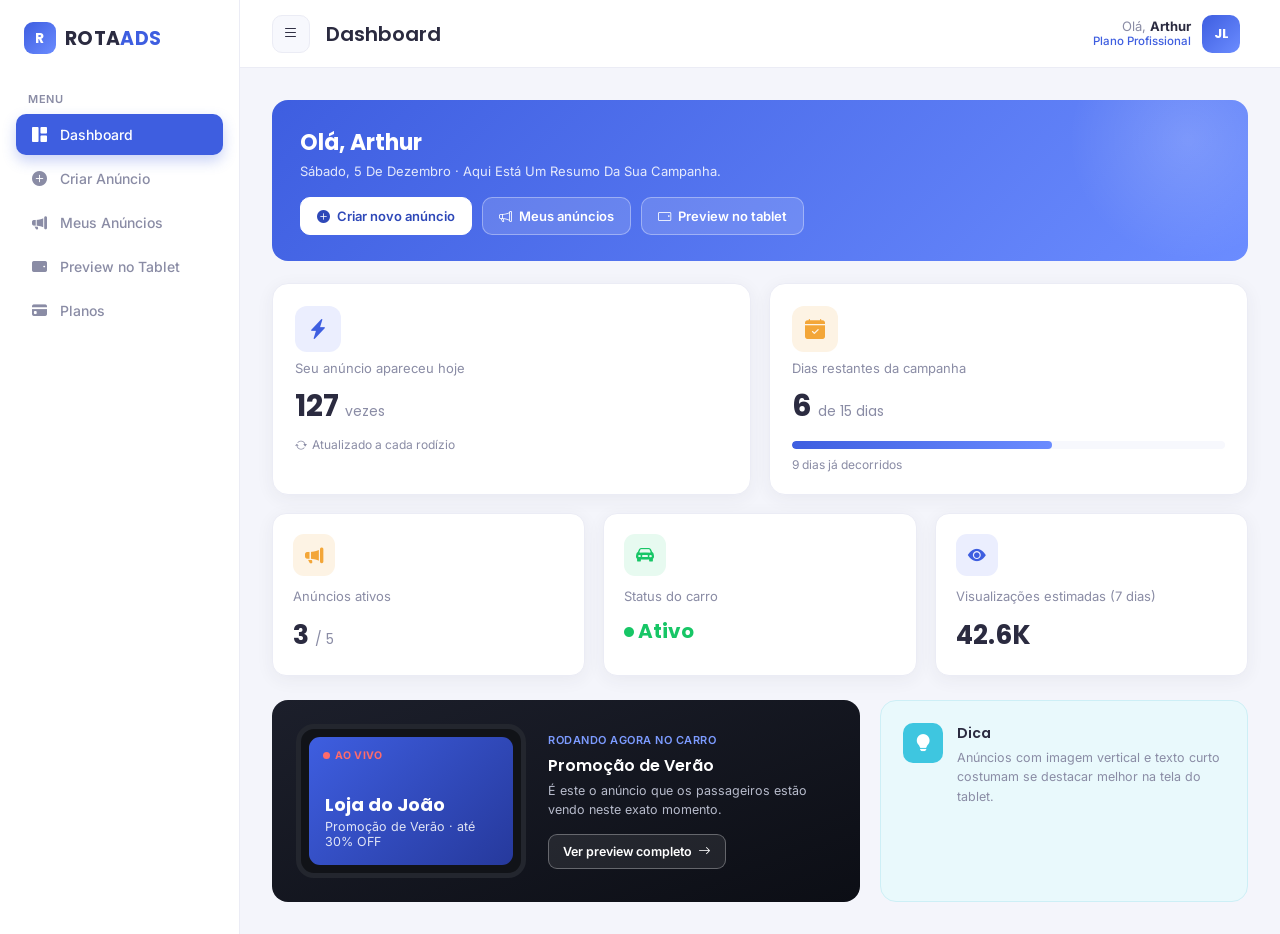
<file: painel.html>
<!DOCTYPE html>
<html lang="pt-BR">
<head>
  <meta charset="UTF-8">
  <meta name="viewport" content="width=device-width, initial-scale=1.0">
  <title>Rota Ads — Protótipo</title>

  <link rel="preconnect" href="https://fonts.googleapis.com">
  <link
    href="https://fonts.googleapis.com/css2?family=Poppins:wght@400;500;600;700&family=Inter:wght@400;500;600&display=swap"
    rel="stylesheet"
  >
  <link
    href="https://cdn.jsdelivr.net/npm/bootstrap-icons@1.11.3/font/bootstrap-icons.min.css"
    rel="stylesheet"
  >

  <style>
    /* ==========================================================================
       ROTA ADS — PROTÓTIPO (Dashboard do anunciante)
       --------------------------------------------------------------------------
       Sumário deste arquivo:
         1. Reset básico + variáveis globais (cores, fontes)
         2. Layout base (sidebar + área principal)
         3. Sidebar responsiva (completa / só ícones / off-canvas no mobile)
         4. Barra superior (topbar) + menu do usuário
         5. Tela: Dashboard
         6. Tela: Criar Anúncio (formulário)
         7. Tela: Meus Anúncios (tabela + ações)
         8. Tela: Preview no Tablet (elemento de destaque, mockup animado)
         9. Tela: Planos
       ========================================================================== */

    /* -------------------------------------------------------------------- */
    /* 1. Reset + variáveis globais                                          */
    /* -------------------------------------------------------------------- */
    :root {
      --bg: #F4F5FB;
      --surface: #FFFFFF;
      --surface-2: #F7F8FD;
      --border: #EBECF5;

      --text: #2B2B40;
      --text-muted: #8A8CA5;

      --primary: #3E5EE0;
      --primary-dark: #2E48B8;
      --primary-light: #EBEEFE;

      --success: #17C666;
      --success-light: #E7FAF0;

      --warning: #F3A638;
      --warning-light: #FDF3E4;

      --danger: #F4433E;
      --danger-light: #FDECEB;

      --info: #3EC6E0;
      --info-light: #E9F9FC;

      --font-display: 'Poppins', sans-serif;
      --font-body: 'Inter', sans-serif;

      --shadow: 0 4px 18px rgba(43, 43, 64, 0.06);

      /* Larguras da sidebar nos três estados possíveis */
      --sidebar-w-full: 240px;
      --sidebar-w-collapsed: 76px;
    }

    * {
      box-sizing: border-box;
      margin: 0;
      padding: 0;
    }

    body {
      display: flex;
      min-height: 100vh;
      overflow-x: hidden;
      background: var(--bg);
      color: var(--text);
      font-family: var(--font-body);
    }

    /* -------------------------------------------------------------------- */
    /* 2. Layout base                                                        */
    /* -------------------------------------------------------------------- */
    .main {
      display: flex;
      flex: 1;
      flex-direction: column;
      min-width: 0;
    }

    .content {
      flex: 1;
      overflow-y: auto;
      padding: 32px;
    }

    .screen {
      display: none;
      animation: fadeIn 0.35s ease;
    }

    .screen.active {
      display: block;
    }

    @keyframes fadeIn {
      from { opacity: 0; transform: translateY(6px); }
      to   { opacity: 1; transform: translateY(0); }
    }

    .section-intro {
      max-width: 560px;
      margin-bottom: 22px;
      color: var(--text-muted);
      font-size: 13px;
    }

    /* -------------------------------------------------------------------- */
    /* 3. Sidebar responsiva                                                 */
    /*    Estados controlados via JS (ver bloco "Sidebar responsiva" no      */
    /*    <script> no final do arquivo):                                     */
    /*      - padrão (>=1280px): completa, ícone + texto                     */
    /*      - .collapsed (900–1279px por padrão, ou manual): só ícone        */
    /*      - .mobile-open (<900px): abre como painel sobre o conteúdo       */
    /* -------------------------------------------------------------------- */
    .sidebar {
      display: flex;
      flex-direction: column;
      flex-shrink: 0;
      width: var(--sidebar-w-full);
      padding: 22px 16px;
      background: var(--surface);
      border-right: 1px solid var(--border);
      transition: width 0.2s ease, transform 0.2s ease;
    }

    .sidebar.collapsed {
      width: var(--sidebar-w-collapsed);
    }

    .sidebar.collapsed .logo-text,
    .sidebar.collapsed .nav-label,
    .sidebar.collapsed .nav-section-label {
      display: none;
    }

    .sidebar.collapsed .logo {
      justify-content: center;
      padding-right: 0;
      padding-left: 0;
    }

    .sidebar.collapsed .nav-item {
      justify-content: center;
      padding: 11px 0;
    }

    .logo {
      display: flex;
      align-items: center;
      gap: 9px;
      padding: 0 8px 28px 8px;
      font-family: var(--font-display);
      font-weight: 700;
      font-size: 19px;
      letter-spacing: 0.3px;
      color: var(--text);
    }

    .logo-badge {
      display: flex;
      flex-shrink: 0;
      align-items: center;
      justify-content: center;
      width: 32px;
      height: 32px;
      border-radius: 9px;
      background: linear-gradient(135deg, var(--primary), #6B8CFF);
      color: #fff;
      font-size: 14px;
      font-weight: 700;
    }

    .logo-accent {
      color: var(--primary);
    }

    .nav-section-label {
      padding: 10px 12px 8px;
      color: var(--text-muted);
      font-size: 11px;
      font-weight: 600;
      letter-spacing: 0.6px;
      text-transform: uppercase;
    }

    nav {
      display: flex;
      flex-direction: column;
      gap: 3px;
    }

    .nav-item {
      display: flex;
      align-items: center;
      gap: 12px;
      width: 100%;
      padding: 11px 14px;
      border: none;
      border-radius: 10px;
      background: none;
      color: var(--text-muted);
      font-family: var(--font-body);
      font-size: 14px;
      font-weight: 500;
      text-align: left;
      cursor: pointer;
      transition: background 0.15s, color 0.15s;
    }

    .nav-item:hover {
      background: var(--surface-2);
      color: var(--text);
    }

    .nav-item.active {
      background: var(--primary);
      color: #fff;
      box-shadow: 0 6px 14px rgba(62, 94, 224, 0.28);
    }

    .nav-icon {
      width: 18px;
      flex-shrink: 0;
      text-align: center;
      font-size: 15px;
    }

    /* Off-canvas no mobile: a sidebar sai da flexbox e vira um painel fixo */
    @media (max-width: 899px) {
      .sidebar {
        position: fixed;
        top: 0;
        left: 0;
        z-index: 50;
        height: 100vh;
        width: var(--sidebar-w-full);
        transform: translateX(-100%);
        box-shadow: 0 0 40px rgba(0, 0, 0, 0.2);
      }

      .sidebar.collapsed {
        /* No mobile, "collapsed" não reduz largura — o menu ou está          */
        /* totalmente aberto (mobile-open) ou totalmente escondido.          */
        width: var(--sidebar-w-full);
      }

      .sidebar.collapsed .logo-text,
      .sidebar.collapsed .nav-label,
      .sidebar.collapsed .nav-section-label {
        display: block;
      }

      .sidebar.collapsed .nav-item {
        justify-content: flex-start;
        padding: 11px 14px;
      }

      .sidebar.mobile-open {
        transform: translateX(0);
      }
    }

    .sidebar-backdrop {
      display: none;
      position: fixed;
      inset: 0;
      z-index: 40;
      background: rgba(15, 17, 23, 0.35);
    }

    .sidebar-backdrop.show {
      display: block;
    }

    /* -------------------------------------------------------------------- */
    /* 4. Topbar + menu do usuário                                           */
    /* -------------------------------------------------------------------- */
    .topbar {
      display: flex;
      flex-shrink: 0;
      align-items: center;
      justify-content: space-between;
      gap: 12px;
      height: 68px;
      padding: 0 32px;
      background: var(--surface);
      border-bottom: 1px solid var(--border);
    }

    .topbar-left {
      display: flex;
      align-items: center;
      gap: 16px;
      min-width: 0;
    }

    .topbar h1 {
      overflow: hidden;
      font-family: var(--font-display);
      font-size: 20px;
      font-weight: 600;
      white-space: nowrap;
      text-overflow: ellipsis;
    }

    @media (max-width: 640px) {
      .topbar {
        padding: 0 16px;
      }

      .topbar h1 {
        font-size: 17px;
      }
    }

    @media (max-width: 420px) {
      .topbar h1 {
        font-size: 15px;
      }
    }

    .menu-toggle {
      display: flex;
      flex-shrink: 0;
      align-items: center;
      justify-content: center;
      width: 38px;
      height: 38px;
      border: 1px solid var(--border);
      border-radius: 10px;
      background: var(--surface-2);
      color: var(--text);
      font-size: 16px;
      cursor: pointer;
    }

    .topbar-right {
      position: relative;
      display: flex;
      flex-shrink: 0;
      align-items: center;
      gap: 18px;
    }

    .avatar {
      display: flex;
      flex-shrink: 0;
      align-items: center;
      justify-content: center;
      width: 38px;
      height: 38px;
      border-radius: 10px;
      background: linear-gradient(135deg, var(--primary), #6B8CFF);
      color: #fff;
      font-family: var(--font-display);
      font-weight: 700;
      font-size: 13px;
    }

    .user-info {
      position: relative;
      display: flex;
      align-items: center;
      gap: 11px;
      padding: 6px 8px;
      border-radius: 10px;
      cursor: pointer;
      transition: background 0.15s;
    }

    .user-info:hover {
      background: var(--surface-2);
    }

    .user-text {
      line-height: 1.3;
      text-align: right;
    }

    .user-hello {
      color: var(--text-muted);
      font-size: 13px;
    }

    .user-hello b {
      color: var(--text);
      font-weight: 700;
    }

    .user-plan {
      color: var(--primary);
      font-size: 11.5px;
      font-weight: 500;
    }

    /* Em telas pequenas, oculta o texto (saudação + plano) e mantém          */
    /* apenas o avatar — que continua clicável, abrindo o mesmo dropdown     */
    /* com Perfil / Assinatura / Sair.                                       */
    @media (max-width: 560px) {
      .user-text {
        display: none;
      }

      .user-info {
        gap: 0;
        padding: 4px;
      }
    }

    .user-menu {
      display: none;
      position: absolute;
      top: 52px;
      right: 0;
      z-index: 20;
      width: 190px;
      padding: 8px;
      background: var(--surface);
      border: 1px solid var(--border);
      border-radius: 12px;
      box-shadow: 0 12px 30px rgba(43, 43, 64, 0.14);
    }

    .user-menu.show {
      display: block;
    }

    .user-menu-item {
      display: flex;
      align-items: center;
      gap: 10px;
      padding: 10px 12px;
      border-radius: 8px;
      color: var(--text);
      font-size: 13.5px;
      cursor: pointer;
    }

    .user-menu-item:hover {
      background: var(--surface-2);
    }

    .user-menu-item.danger {
      color: var(--danger);
    }

    .user-menu-divider {
      height: 1px;
      margin: 6px 4px;
      background: var(--border);
    }

    /* -------------------------------------------------------------------- */
    /* 5. Dashboard                                                          */
    /* -------------------------------------------------------------------- */
    .stats-grid {
      display: grid;
      grid-template-columns: repeat(auto-fit, minmax(220px, 1fr));
      gap: 18px;
      margin-bottom: 24px;
    }

    .stat-card {
      display: flex;
      flex-direction: column;
      gap: 12px;
      padding: 20px;
      background: var(--surface);
      border: 1px solid var(--border);
      border-radius: 14px;
      box-shadow: var(--shadow);
    }

    .stat-top {
      display: flex;
      align-items: center;
      justify-content: space-between;
    }

    .stat-icon {
      display: flex;
      align-items: center;
      justify-content: center;
      width: 42px;
      height: 42px;
      border-radius: 11px;
      font-size: 18px;
    }

    .stat-icon.amber { background: var(--warning-light); color: var(--warning); }
    .stat-icon.green { background: var(--success-light); color: var(--success); }
    .stat-icon.blue  { background: var(--primary-light);  color: var(--primary); }

    .stat-label {
      color: var(--text-muted);
      font-size: 13px;
    }

    .stat-value {
      font-family: var(--font-display);
      font-size: 26px;
      font-weight: 700;
    }

    .panel {
      padding: 24px;
      margin-bottom: 20px;
      background: var(--surface);
      border: 1px solid var(--border);
      border-radius: 14px;
      box-shadow: var(--shadow);
    }

    .panel h3 {
      margin-bottom: 16px;
      font-family: var(--font-display);
      font-size: 15px;
      font-weight: 600;
    }

    /* -------------------------------------------------------------------- */
    /* 5b. Dashboard — hero, cards em destaque, mini preview, dica           */
    /* -------------------------------------------------------------------- */
    .dash-hero {
      position: relative;
      display: flex;
      flex-wrap: wrap;
      align-items: center;
      justify-content: space-between;
      gap: 18px;
      overflow: hidden;
      padding: 26px 28px;
      margin-bottom: 22px;
      background: linear-gradient(135deg, var(--primary) 0%, #6B8CFF 100%);
      border-radius: 16px;
      color: #fff;
    }

    .dash-hero::before {
      content: '';
      position: absolute;
      top: -80px;
      right: -60px;
      width: 240px;
      height: 240px;
      background: radial-gradient(circle, rgba(255, 255, 255, 0.16), transparent 70%);
      border-radius: 50%;
    }

    .dash-hero-text {
      position: relative;
      z-index: 1;
    }

    .dash-hero-text h2 {
      margin-bottom: 4px;
      font-family: var(--font-display);
      font-size: 22px;
      font-weight: 700;
    }

    .dash-hero-text p {
      color: rgba(255, 255, 255, 0.85);
      font-size: 13px;
      text-transform: capitalize;
    }

    .dash-hero-actions {
      position: relative;
      z-index: 1;
      display: flex;
      flex-wrap: wrap;
      gap: 10px;
    }

    .btn-hero {
      display: inline-flex;
      align-items: center;
      gap: 7px;
      padding: 10px 16px;
      color: #fff;
      background: rgba(255, 255, 255, 0.14);
      border: 1px solid rgba(255, 255, 255, 0.35);
      border-radius: 10px;
      font-family: var(--font-body);
      font-size: 13px;
      font-weight: 600;
      cursor: pointer;
      transition: background 0.15s;
      white-space: nowrap;
    }

    .btn-hero:hover {
      background: rgba(255, 255, 255, 0.24);
    }

    .btn-hero.solid {
      color: var(--primary-dark);
      background: #fff;
      border-color: #fff;
    }

    .btn-hero.solid:hover {
      background: #EEF1FF;
    }

    .stats-featured {
      display: grid;
      grid-template-columns: 1fr 1fr;
      gap: 18px;
      margin-bottom: 18px;
    }

    @media (max-width: 700px) {
      .stats-featured {
        grid-template-columns: 1fr;
      }
    }

    .stat-card-featured {
      display: flex;
      flex-direction: column;
      gap: 8px;
      padding: 22px;
      background: var(--surface);
      border: 1px solid var(--border);
      border-radius: 16px;
      box-shadow: var(--shadow);
    }

    .stat-card-featured .stat-icon {
      width: 46px;
      height: 46px;
      border-radius: 12px;
      font-size: 20px;
    }

    .stat-card-featured .stat-value {
      font-family: var(--font-display);
      font-size: 30px;
      font-weight: 700;
    }

    .stat-card-featured .stat-sub {
      display: flex;
      align-items: center;
      gap: 5px;
      color: var(--text-muted);
      font-size: 12px;
    }

    .progress-track {
      width: 100%;
      height: 8px;
      margin-top: 4px;
      background: var(--surface-2);
      border-radius: 20px;
      overflow: hidden;
    }

    .progress-fill {
      height: 100%;
      background: linear-gradient(90deg, var(--primary), #6B8CFF);
      border-radius: 20px;
    }

    .dash-secondary-grid {
      display: grid;
      grid-template-columns: 1.6fr 1fr;
      gap: 20px;
      margin-top: 20px;
    }

    @media (max-width: 900px) {
      .dash-secondary-grid {
        grid-template-columns: 1fr;
      }
    }

    .dash-live-card {
      display: flex;
      align-items: center;
      gap: 22px;
      padding: 24px;
      background: linear-gradient(160deg, #1C1F2B, #0C0E15);
      border-radius: 16px;
      color: #fff;
    }

    @media (max-width: 560px) {
      .dash-live-card {
        flex-direction: column;
        align-items: center;
        text-align: center;
      }
    }

    .tablet-mini {
      flex-shrink: 0;
      width: 230px;
      padding: 8px;
      background: #111318;
      border: 5px solid #23262E;
      border-radius: 18px;
    }

    @media (max-width: 560px) {
      .tablet-mini {
        width: 100%;
        max-width: 280px;
      }
    }

    .tablet-screen-mini {
      position: relative;
      display: flex;
      flex-direction: column;
      justify-content: flex-end;
      aspect-ratio: 16 / 10;
      padding: 16px;
      overflow: hidden;
      background: linear-gradient(135deg, var(--primary), #26399C);
      border-radius: 11px;
    }

    .live-tag-mini {
      position: absolute;
      top: 12px;
      left: 14px;
      display: flex;
      align-items: center;
      gap: 5px;
      color: #FF6B6B;
      font-size: 10.5px;
      font-weight: 700;
      letter-spacing: 0.4px;
    }

    .ad-brand-mini {
      color: #fff;
      font-family: var(--font-display);
      font-size: 18px;
      font-weight: 700;
      line-height: 1.25;
    }

    .ad-tag-mini {
      color: rgba(255, 255, 255, 0.85);
      font-size: 12.5px;
      margin-top: 2px;
    }

    .dash-live-info {
      flex: 1;
      min-width: 0;
    }

    .dash-live-label {
      color: #7C9BFF;
      font-size: 11px;
      font-weight: 600;
      letter-spacing: 0.5px;
    }

    .dash-live-info h4 {
      margin: 6px 0 4px;
      font-family: var(--font-display);
      font-size: 16px;
      font-weight: 600;
    }

    .dash-live-info p {
      margin-bottom: 14px;
      color: #B7BBCB;
      font-size: 12.5px;
      line-height: 1.5;
    }

    .btn-outline-light {
      display: inline-flex;
      align-items: center;
      gap: 6px;
      padding: 9px 14px;
      color: #fff;
      background: rgba(255, 255, 255, 0.08);
      border: 1px solid rgba(255, 255, 255, 0.3);
      border-radius: 9px;
      font-family: var(--font-body);
      font-size: 12.5px;
      font-weight: 600;
      cursor: pointer;
    }

    .btn-outline-light:hover {
      background: rgba(255, 255, 255, 0.16);
    }

    .dash-tip-card {
      display: flex;
      gap: 14px;
      padding: 22px;
      background: var(--info-light);
      border: 1px solid #CDEFF6;
      border-radius: 16px;
    }

    .dash-tip-icon {
      display: flex;
      flex-shrink: 0;
      align-items: center;
      justify-content: center;
      width: 40px;
      height: 40px;
      background: var(--info);
      color: #fff;
      border-radius: 10px;
      font-size: 17px;
    }

    .dash-tip-card h4 {
      margin-bottom: 4px;
      font-family: var(--font-display);
      font-size: 14px;
      font-weight: 600;
    }

    .dash-tip-card p {
      color: var(--text-muted);
      font-size: 12.5px;
      line-height: 1.55;
    }

    /* -------------------------------------------------------------------- */
    /* 6. Criar Anúncio (formulário)                                         */
    /* -------------------------------------------------------------------- */
    .form-grid {
      display: grid;
      grid-template-columns: 1.1fr 0.9fr;
      gap: 24px;
    }

    @media (max-width: 900px) {
      .form-grid {
        grid-template-columns: 1fr;
      }
    }

    .upload-zone {
      padding: 36px 20px;
      margin-bottom: 18px;
      text-align: center;
      color: var(--text-muted);
      background: var(--surface-2);
      border: 2px dashed var(--border);
      border-radius: 14px;
      cursor: pointer;
      transition: border-color 0.15s, color 0.15s;
    }

    .upload-zone:hover {
      color: var(--primary);
      border-color: var(--primary);
    }

    .upload-zone .upicon {
      display: block;
      margin-bottom: 8px;
      font-size: 24px;
    }

    label {
      display: block;
      margin-top: 16px;
      margin-bottom: 6px;
      color: var(--text-muted);
      font-size: 13px;
      font-weight: 500;
    }

    label:first-child {
      margin-top: 0;
    }

    input[type="text"],
    input[type="email"],
    input[type="password"],
    textarea,
    select {
      width: 100%;
      padding: 11px 14px;
      color: var(--text);
      background: var(--surface);
      border: 1px solid var(--border);
      border-radius: 10px;
      font-family: var(--font-body);
      font-size: 14px;
    }

    input:focus,
    textarea:focus {
      border-color: var(--primary);
      outline: none;
    }

    textarea {
      min-height: 80px;
      resize: vertical;
    }

    .duration-options {
      display: flex;
      gap: 8px;
      margin-top: 6px;
    }

    .dur-chip {
      padding: 8px 14px;
      color: var(--text-muted);
      background: none;
      border: 1px solid var(--border);
      border-radius: 8px;
      font-family: var(--font-body);
      font-size: 13px;
      font-weight: 500;
      cursor: pointer;
    }

    .dur-chip.selected {
      color: var(--primary);
      background: var(--primary-light);
      border-color: var(--primary);
    }

    .btn-primary {
      width: 100%;
      margin-top: 22px;
      padding: 13px 24px;
      color: #fff;
      background: var(--primary);
      border: none;
      border-radius: 10px;
      font-family: var(--font-body);
      font-size: 14px;
      font-weight: 600;
      cursor: pointer;
      box-shadow: 0 8px 18px rgba(62, 94, 224, 0.28);
    }

    .btn-primary:hover {
      background: var(--primary-dark);
    }

    .preview-card {
      overflow: hidden;
      background: var(--surface);
      border: 1px solid var(--border);
      border-radius: 14px;
      box-shadow: var(--shadow);
    }

    .preview-card .ph {
      display: flex;
      align-items: center;
      justify-content: center;
      height: 140px;
      color: var(--primary);
      background: linear-gradient(135deg, var(--primary-light), #DFE6FF);
      background-size: cover;
      background-position: center;
      font-size: 12px;
      font-weight: 500;
    }

    .preview-card .pc-body {
      padding: 14px;
    }

    .preview-card .pc-title {
      margin-bottom: 4px;
      font-weight: 600;
      font-size: 14px;
    }

    .preview-card .pc-desc {
      color: var(--text-muted);
      font-size: 12px;
    }

    /* -------------------------------------------------------------------- */
    /* 7. Meus Anúncios (cards + ações)                                      */
    /* -------------------------------------------------------------------- */
    .ads-grid {
      display: grid;
      grid-template-columns: repeat(3, 1fr);
      gap: 18px;
    }

    @media (max-width: 1300px) {
      .ads-grid {
        grid-template-columns: repeat(2, 1fr);
      }
    }

    @media (max-width: 640px) {
      .ads-grid {
        grid-template-columns: 1fr;
      }
    }

    .ad-card {
      display: flex;
      flex-direction: column;
      overflow: hidden;
      background: var(--surface);
      border: 1px solid var(--border);
      border-radius: 14px;
      box-shadow: var(--shadow);
    }

    .ad-card-thumb {
      position: relative;
      display: flex;
      align-items: flex-end;
      height: 110px;
      padding: 12px 14px;
      color: rgba(255, 255, 255, 0.85);
      font-size: 26px;
    }

    .ad-card-thumb .thumb-fallback {
      opacity: 0.55;
    }

    .ad-card-body {
      display: flex;
      flex: 1;
      flex-direction: column;
      padding: 16px;
    }

    .ad-card-head {
      display: flex;
      align-items: flex-start;
      justify-content: space-between;
      gap: 10px;
      margin-bottom: 10px;
    }

    .ad-card-title {
      font-weight: 600;
      font-size: 14.5px;
      line-height: 1.35;
    }

    .badge {
      display: inline-flex;
      flex-shrink: 0;
      align-items: center;
      gap: 4px;
      padding: 4px 12px;
      border-radius: 20px;
      font-size: 11px;
      font-weight: 600;
      white-space: nowrap;
    }

    .badge.ativo     { color: var(--success); background: var(--success-light); }
    .badge.pausado   { color: var(--warning); background: var(--warning-light); }
    .badge.expirado  { color: var(--danger);  background: var(--danger-light); }

    .ad-card-meta {
      display: flex;
      flex-wrap: wrap;
      gap: 6px 14px;
      margin-bottom: 16px;
      color: var(--text-muted);
      font-size: 12.5px;
    }

    .ad-card-meta span {
      display: inline-flex;
      align-items: center;
      gap: 5px;
    }

    .pay-ok   { color: var(--success); font-weight: 500; }
    .pay-pend { color: var(--warning); font-weight: 500; }

    .ad-card-actions {
      display: flex;
      gap: 6px;
      margin-top: auto;
      padding-top: 14px;
      border-top: 1px solid var(--border);
    }

    .act-btn {
      display: inline-flex;
      flex: 1;
      align-items: center;
      justify-content: center;
      height: 34px;
      background: var(--surface-2);
      border: 1px solid var(--border);
      border-radius: 8px;
      font-size: 14px;
      color: var(--text-muted);
      cursor: pointer;
    }

    .act-btn:hover {
      color: var(--primary);
      background: var(--primary-light);
      border-color: var(--primary);
    }

    .act-btn.danger:hover {
      color: var(--danger);
      background: var(--danger-light);
      border-color: var(--danger);
    }

    /* -------------------------------------------------------------------- */
    /* 8. Preview no Tablet (elemento de destaque)                           */
    /* -------------------------------------------------------------------- */
    .dash-scene {
      position: relative;
      display: flex;
      flex-direction: column;
      align-items: center;
      overflow: hidden;
      padding: 60px 40px 40px;
      background: linear-gradient(180deg, #1C1F2B, #0C0E15 75%);
      border-radius: 18px;
    }

    @media (max-width: 480px) {
      .dash-scene {
        padding: 52px 18px 28px;
      }
    }

    .live-tag {
      position: absolute;
      top: 20px;
      left: 24px;
      display: flex;
      align-items: center;
      gap: 6px;
      color: #FF6B6B;
      font-family: var(--font-body);
      font-size: 12px;
      font-weight: 600;
      letter-spacing: 0.5px;
    }

    .live-dot {
      width: 7px;
      height: 7px;
      background: #FF6B6B;
      border-radius: 50%;
      animation: pulse 1.4s infinite;
    }

    @keyframes pulse {
      0%, 100% { opacity: 1; }
      50%      { opacity: 0.25; }
    }

    .tablet {
      width: 340px;
      max-width: 100%;
      padding: 10px;
      background: #111318;
      border: 6px solid #23262E;
      border-radius: 20px;
      box-shadow: 0 20px 60px rgba(0, 0, 0, 0.5);
    }

    .tablet-screen {
      position: relative;
      aspect-ratio: 16 / 10;
      overflow: hidden;
      background: #0B0C0F;
      border-radius: 10px;
    }

    .ad-slide {
      position: absolute;
      inset: 0;
      display: flex;
      flex-direction: column;
      justify-content: flex-end;
      padding: 18px;
      opacity: 0;
      transition: opacity 0.6s ease;
    }

    .ad-slide.show {
      opacity: 1;
    }

    .ad-content {
      position: relative;
      z-index: 1;
    }

    .ad-brand {
      margin-bottom: 2px;
      color: #fff;
      font-family: var(--font-display);
      font-size: 18px;
      font-weight: 700;
    }

    .ad-tag {
      color: rgba(255, 255, 255, 0.8);
      font-size: 11px;
    }

    .dash-base {
      width: 400px;
      max-width: calc(100% - 20px);
      height: 26px;
      margin-top: -4px;
      background: linear-gradient(to bottom, #22252E, #0C0D10);
      border-radius: 0 0 20px 20px;
    }

    .dash-caption {
      max-width: 380px;
      width: 100%;
      margin-top: 24px;
      color: #B7BBCB;
      font-size: 13px;
      text-align: center;
    }

    .dash-caption b {
      color: #fff;
    }

    .dots {
      display: flex;
      justify-content: center;
      gap: 6px;
      margin-top: 14px;
    }

    .dot {
      width: 6px;
      height: 6px;
      background: #3A3E4D;
      border-radius: 50%;
    }

    .dot.active {
      background: var(--primary);
    }

    /* -------------------------------------------------------------------- */
    /* 9. Planos                                                             */
    /* -------------------------------------------------------------------- */
    .plans-grid {
      display: grid;
      grid-template-columns: repeat(3, 1fr);
      gap: 20px;
    }

    @media (max-width: 900px) {
      .plans-grid {
        grid-template-columns: 1fr;
      }
    }

    .plan-card {
      display: flex;
      flex-direction: column;
      padding: 26px;
      background: var(--surface);
      border: 1px solid var(--border);
      border-radius: 16px;
      box-shadow: var(--shadow);
    }

    .plan-card.featured {
      position: relative;
      border-color: var(--primary);
    }

    .plan-tag {
      position: absolute;
      top: -11px;
      left: 24px;
      padding: 4px 12px;
      color: #fff;
      background: var(--primary);
      border-radius: 20px;
      font-size: 11px;
      font-weight: 700;
    }

    .plan-name {
      margin-bottom: 6px;
      font-family: var(--font-display);
      font-size: 16px;
      font-weight: 600;
    }

    .plan-price {
      margin-bottom: 2px;
      color: var(--text);
      font-family: var(--font-display);
      font-size: 30px;
      font-weight: 700;
    }

    .plan-price span {
      color: var(--text-muted);
      font-size: 13px;
      font-weight: 400;
    }

    .plan-desc {
      margin-bottom: 18px;
      color: var(--text-muted);
      font-size: 12px;
    }

    .plan-feats {
      display: flex;
      flex: 1;
      flex-direction: column;
      gap: 10px;
      margin-bottom: 22px;
      list-style: none;
      font-size: 13px;
    }

    .plan-feats li {
      display: flex;
      align-items: flex-start;
      gap: 8px;
    }

    .plan-feats li::before {
      content: '✓';
      color: var(--success);
      font-weight: 700;
    }

    .btn-outline {
      padding: 11px;
      color: var(--text);
      background: var(--surface-2);
      border: 1px solid var(--border);
      border-radius: 10px;
      font-family: var(--font-body);
      font-size: 13px;
      font-weight: 600;
      cursor: pointer;
    }

    .btn-outline:hover {
      color: var(--primary);
      border-color: var(--primary);
    }

    /* -------------------------------------------------------------------- */
    /* 9.5. Perfil do usuário                                                */
    /* -------------------------------------------------------------------- */
    .profile-back {
      display: inline-flex;
      align-items: center;
      gap: 6px;
      margin-bottom: 18px;
      color: var(--text-muted);
      background: none;
      border: none;
      font-family: var(--font-body);
      font-size: 13px;
      font-weight: 600;
      cursor: pointer;
    }

    .profile-back:hover {
      color: var(--primary);
    }

    .profile-hero {
      display: flex;
      flex-wrap: wrap;
      align-items: center;
      gap: 20px;
      padding: 26px;
      margin-bottom: 22px;
      background: var(--surface);
      border: 1px solid var(--border);
      border-radius: 16px;
      box-shadow: var(--shadow);
    }

    .profile-avatar-wrap {
      position: relative;
      flex-shrink: 0;
    }

    .profile-avatar-lg {
      display: flex;
      align-items: center;
      justify-content: center;
      width: 84px;
      height: 84px;
      background: linear-gradient(135deg, var(--primary), #6B8CFF);
      border-radius: 18px;
      color: #fff;
      font-family: var(--font-display);
      font-size: 26px;
      font-weight: 700;
    }

    .profile-avatar-edit {
      position: absolute;
      right: -6px;
      bottom: -6px;
      display: flex;
      align-items: center;
      justify-content: center;
      width: 30px;
      height: 30px;
      background: var(--primary);
      border: 3px solid var(--surface);
      border-radius: 50%;
      color: #fff;
      font-size: 13px;
      cursor: pointer;
    }

    .profile-avatar-edit:hover {
      background: var(--primary-dark);
    }

    .profile-hero-info {
      flex: 1;
      min-width: 200px;
    }

    .profile-hero-name {
      margin-bottom: 6px;
      font-family: var(--font-display);
      font-size: 19px;
      font-weight: 600;
    }

    .profile-hero-badges {
      display: flex;
      flex-wrap: wrap;
      gap: 8px;
    }

    .info-badge {
      display: inline-flex;
      align-items: center;
      gap: 5px;
      padding: 4px 12px;
      background: var(--surface-2);
      border-radius: 20px;
      color: var(--text-muted);
      font-size: 12px;
      font-weight: 500;
    }

    .info-badge.plan {
      color: var(--primary);
      background: var(--primary-light);
    }

    .profile-grid {
      display: grid;
      grid-template-columns: 1fr 1fr;
      gap: 20px;
      margin-bottom: 20px;
    }

    @media (max-width: 900px) {
      .profile-grid {
        grid-template-columns: 1fr;
      }
    }

    .profile-card {
      padding: 22px;
      background: var(--surface);
      border: 1px solid var(--border);
      border-radius: 16px;
      box-shadow: var(--shadow);
    }

    .profile-card-title {
      display: flex;
      align-items: center;
      gap: 8px;
      margin-bottom: 4px;
      color: var(--text);
      font-family: var(--font-display);
      font-size: 15px;
      font-weight: 600;
    }

    .profile-card-title i {
      color: var(--primary);
    }

    .profile-card-desc {
      margin-bottom: 4px;
      color: var(--text-muted);
      font-size: 12.5px;
    }

    .profile-plan-card {
      display: flex;
      flex-wrap: wrap;
      align-items: center;
      justify-content: space-between;
      gap: 16px;
    }

    .profile-plan-info .plan-current-name {
      font-family: var(--font-display);
      font-size: 17px;
      font-weight: 600;
    }

    .profile-plan-info .plan-current-price {
      color: var(--primary);
      font-size: 13px;
      font-weight: 600;
    }

    .profile-plan-info .plan-current-desc {
      margin-top: 4px;
      color: var(--text-muted);
      font-size: 12.5px;
    }

    .form-actions {
      display: flex;
      justify-content: flex-end;
      gap: 10px;
      margin-top: 22px;
    }

    .form-actions .btn-primary,
    .form-actions .btn-outline {
      width: auto;
      margin-top: 0;
      padding: 11px 22px;
    }

    /* -------------------------------------------------------------------- */
    /* 10. Sistema de alertas (Toasts)                                       */
    /* -------------------------------------------------------------------- */
    .toast-container {
      position: fixed;
      top: 20px;
      right: 20px;
      z-index: 500;
      display: flex;
      flex-direction: column;
      gap: 10px;
      width: 320px;
    }

    @media (max-width: 480px) {
      .toast-container {
        top: 12px;
        right: 12px;
        left: 12px;
        width: auto;
      }
    }

    .toast {
      display: flex;
      align-items: flex-start;
      gap: 12px;
      padding: 14px 14px 14px 16px;
      background: var(--surface);
      border: 1px solid var(--border);
      border-left: 4px solid var(--primary);
      border-radius: 10px;
      box-shadow: 0 14px 34px rgba(43, 43, 64, 0.16);
      animation: toastIn 0.25s ease;
    }

    .toast.removing {
      animation: toastOut 0.2s ease forwards;
    }

    .toast-icon {
      flex-shrink: 0;
      margin-top: 1px;
      font-size: 18px;
    }

    .toast-text {
      flex: 1;
      min-width: 0;
    }

    .toast-title {
      margin-bottom: 2px;
      font-size: 13.5px;
      font-weight: 600;
    }

    .toast-sub {
      color: var(--text-muted);
      font-size: 12px;
    }

    .toast-close {
      flex-shrink: 0;
      padding: 0;
      color: var(--text-muted);
      background: none;
      border: none;
      font-size: 15px;
      line-height: 1;
      cursor: pointer;
    }

    .toast.sucesso { border-left-color: var(--success); }
    .toast.sucesso .toast-icon { color: var(--success); }
    .toast.erro { border-left-color: var(--danger); }
    .toast.erro .toast-icon { color: var(--danger); }
    .toast.aviso { border-left-color: var(--warning); }
    .toast.aviso .toast-icon { color: var(--warning); }
    .toast.info { border-left-color: var(--info); }
    .toast.info .toast-icon { color: var(--info); }

    @keyframes toastIn {
      from { opacity: 0; transform: translateX(30px); }
      to   { opacity: 1; transform: translateX(0); }
    }

    @keyframes toastOut {
      from { opacity: 1; transform: translateX(0); }
      to   { opacity: 0; transform: translateX(30px); }
    }

    /* -------------------------------------------------------------------- */
    /* 11. Painel de testes (apenas protótipo, sem backend)                  */
    /* -------------------------------------------------------------------- */
    .dev-test-panel {
      padding: 16px 18px;
      margin-top: 22px;
      background: var(--surface-2);
      border: 1px dashed var(--border);
      border-radius: 12px;
    }

    .dev-test-panel .dev-label {
      margin-bottom: 10px;
      color: var(--text-muted);
      font-size: 12px;
      font-weight: 600;
      letter-spacing: 0.3px;
    }

    .dev-test-panel .dev-buttons {
      display: flex;
      flex-wrap: wrap;
      gap: 8px;
    }

    .dev-btn {
      padding: 8px 14px;
      color: var(--text);
      background: var(--surface);
      border: 1px solid var(--border);
      border-radius: 8px;
      font-family: var(--font-body);
      font-size: 12.5px;
      font-weight: 500;
      cursor: pointer;
    }

    .dev-btn:hover {
      border-color: var(--primary);
      color: var(--primary);
    }
  </style>
</head>
<body>

  <!-- Container dos alertas/toasts (fica acima de tudo, posição fixa) -->
  <div class="toast-container" id="toastContainer"></div>

  <!-- ======================= SIDEBAR ======================= -->
  <div class="sidebar" id="sidebar">
    <div class="logo">
      <span class="logo-badge">R</span>
      <span class="logo-text">ROTA<span class="logo-accent">ADS</span></span>
    </div>

    <div class="nav-section-label">Menu</div>
    <nav>
      <button class="nav-item active" type="button" data-screen="dashboard">
        <span class="nav-icon"><i class="bi bi-grid-1x2-fill"></i></span><span class="nav-label">Dashboard</span>
      </button>
      <button class="nav-item" type="button" data-screen="criar">
        <span class="nav-icon"><i class="bi bi-plus-circle-fill"></i></span><span class="nav-label">Criar Anúncio</span>
      </button>
      <button class="nav-item" type="button" data-screen="lista">
        <span class="nav-icon"><i class="bi bi-megaphone-fill"></i></span><span class="nav-label">Meus Anúncios</span>
      </button>
      <button class="nav-item" type="button" data-screen="preview">
        <span class="nav-icon"><i class="bi bi-tablet-landscape-fill"></i></span><span class="nav-label">Preview no Tablet</span>
      </button>
      <button class="nav-item" type="button" data-screen="planos">
        <span class="nav-icon"><i class="bi bi-credit-card-fill"></i></span><span class="nav-label">Planos</span>
      </button>
    </nav>
  </div>

  <!-- Fundo escuro atrás do menu quando aberto no mobile (fecha ao clicar) -->
  <div class="sidebar-backdrop" id="sidebarBackdrop"></div>

  <!-- ======================= ÁREA PRINCIPAL ======================= -->
  <div class="main">

    <div class="topbar">
      <div class="topbar-left">
        <button class="menu-toggle" id="menuToggle" type="button" aria-label="Abrir ou recolher o menu"><i class="bi bi-list"></i></button>
        <h1 id="screen-title">Dashboard</h1>
      </div>

      <div class="topbar-right">
        <div class="user-info" id="userInfo">
          <div class="user-text">
            <div class="user-hello">Olá, <b>Arthur</b></div>
            <div class="user-plan">Plano Profissional</div>
          </div>
          <div class="avatar">JL</div>

          <div class="user-menu" id="userMenu">
            <div class="user-menu-item" onclick="irParaTela('perfil')"><i class="bi bi-person"></i> Perfil</div>
            <div class="user-menu-item"><i class="bi bi-credit-card"></i> Assinatura</div>
            <div class="user-menu-divider"></div>
            <div class="user-menu-item danger"><i class="bi bi-box-arrow-right"></i> Sair</div>
          </div>
        </div>
      </div>
    </div>

    <div class="content">

      <!-- ----------------- TELA: DASHBOARD ----------------- -->
      <div class="screen active" id="screen-dashboard">

        <!-- Hero de boas-vindas -->
        <div class="dash-hero">
          <div class="dash-hero-text">
            <h2>Olá, Arthur</h2>
            <p id="heroDate">Carregando data...</p>
          </div>
          <div class="dash-hero-actions">
            <button class="btn-hero solid" type="button" onclick="document.querySelector('[data-screen=criar]').click()">
              <i class="bi bi-plus-circle-fill"></i> Criar novo anúncio
            </button>
            <button class="btn-hero" type="button" onclick="document.querySelector('[data-screen=lista]').click()">
              <i class="bi bi-megaphone"></i> Meus anúncios
            </button>
            <button class="btn-hero" type="button" onclick="document.querySelector('[data-screen=preview]').click()">
              <i class="bi bi-tablet-landscape"></i> Preview no tablet
            </button>
          </div>
        </div>

        <!-- Cards em destaque -->
        <div class="stats-featured">
          <div class="stat-card-featured">
            <div class="stat-top">
              <div class="stat-icon blue"><i class="bi bi-lightning-charge-fill"></i></div>
            </div>
            <div class="stat-label">Seu anúncio apareceu hoje</div>
            <div class="stat-value">127 <span style="font-size:14px; color:var(--text-muted); font-weight:400;">vezes</span></div>
            <div class="stat-sub"><i class="bi bi-arrow-repeat"></i> Atualizado a cada rodízio</div>
          </div>

          <div class="stat-card-featured">
            <div class="stat-top">
              <div class="stat-icon amber"><i class="bi bi-calendar-check-fill"></i></div>
            </div>
            <div class="stat-label">Dias restantes da campanha</div>
            <div class="stat-value">6 <span style="font-size:14px; color:var(--text-muted); font-weight:400;">de 15 dias</span></div>
            <div class="progress-track"><div class="progress-fill" style="width:60%;"></div></div>
            <div class="stat-sub">9 dias já decorridos</div>
          </div>
        </div>

        <!-- Cards secundários -->
        <div class="stats-grid">
          <div class="stat-card">
            <div class="stat-top"><div class="stat-icon amber"><i class="bi bi-megaphone-fill"></i></div></div>
            <div class="stat-label">Anúncios ativos</div>
            <div class="stat-value">3 <span style="font-size:14px; color:var(--text-muted); font-weight:400;">/ 5</span></div>
          </div>

          <div class="stat-card">
            <div class="stat-top"><div class="stat-icon green"><i class="bi bi-car-front-fill"></i></div></div>
            <div class="stat-label">Status do carro</div>
            <div class="stat-value" style="font-size:20px; color:var(--success);"><i class="bi bi-circle-fill" style="font-size:10px; vertical-align:middle;"></i> Ativo</div>
          </div>

          <div class="stat-card">
            <div class="stat-top"><div class="stat-icon blue"><i class="bi bi-eye-fill"></i></div></div>
            <div class="stat-label">Visualizações estimadas (7 dias)</div>
            <div class="stat-value">42.6K</div>
          </div>
        </div>

        <!-- Mini preview ao vivo + dica -->
        <div class="dash-secondary-grid">
          <div class="dash-live-card">
            <div class="tablet-mini">
              <div class="tablet-screen-mini">
                <span class="live-tag-mini"><span class="live-dot"></span>AO VIVO</span>
                <div class="ad-brand-mini">Loja do João</div>
                <div class="ad-tag-mini">Promoção de Verão · até 30% OFF</div>
              </div>
            </div>
            <div class="dash-live-info">
              <div class="dash-live-label">RODANDO AGORA NO CARRO</div>
              <h4>Promoção de Verão</h4>
              <p>É este o anúncio que os passageiros estão vendo neste exato momento.</p>
              <button class="btn-outline-light" type="button" onclick="document.querySelector('[data-screen=preview]').click()">
                Ver preview completo <i class="bi bi-arrow-right"></i>
              </button>
            </div>
          </div>

          <div class="dash-tip-card">
            <div class="dash-tip-icon"><i class="bi bi-lightbulb-fill"></i></div>
            <div>
              <h4>Dica</h4>
              <p>Anúncios com imagem vertical e texto curto costumam se destacar melhor na tela do tablet.</p>
            </div>
          </div>
        </div>
      </div>

      <!-- ----------------- TELA: CRIAR ANÚNCIO ----------------- -->
      <div class="screen" id="screen-criar">
        <p class="section-intro">Suba a arte do seu anúncio e defina por quanto tempo ele vai rodar nos tablets.</p>

        <!--
          Formulário pronto para integração com PHP:
            - method="post" + enctype multipart (por causa do upload de imagem)
            - cada campo tem "name" (é o que o PHP vai ler em $_POST / $_FILES)
            - "action" está vazio de propósito — aponte para o script PHP depois
            - o preventDefault() no JS evita reload aqui no protótipo; remova-o
              quando o formulário passar a enviar de verdade para o backend
        -->
        <form
          class="form-grid"
          id="createAdForm"
          name="createAdForm"
          method="post"
          action=""
          enctype="multipart/form-data"
          autocomplete="off"
        >
          <div>
            <div class="upload-zone" id="uploadZone">
              <span class="upicon"><i class="bi bi-cloud-arrow-up"></i></span>
              <div id="uploadLabel">Clique para enviar a imagem do anúncio (JPEG, JPG ou PNG)</div>
              <input
                type="file"
                id="adFile"
                name="ad_image"
                accept=".jpg,.jpeg,.png,image/jpeg,image/png"
                style="display:none"
              >
            </div>

            <label for="adName">Nome do anúncio</label>
            <input
              type="text"
              id="adName"
              name="ad_name"
              autocomplete="off"
              placeholder="Ex: Promoção de Verão — Loja do João"
            >

            <label for="adDescription">Descrição do produto/serviço</label>
            <textarea
              id="adDescription"
              name="ad_description"
              autocomplete="off"
              placeholder="Conte o que você está anunciando..."
            ></textarea>

            <label id="durationLabel">Duração da campanha</label>
            <div class="duration-options" role="group" aria-labelledby="durationLabel">
              <button class="dur-chip" type="button" data-value="7">7 dias</button>
              <button class="dur-chip selected" type="button" data-value="15">15 dias</button>
              <button class="dur-chip" type="button" data-value="30">30 dias</button>
            </div>
            <!-- Guarda o valor da duração escolhida para ser enviado com o form -->
            <input type="hidden" id="adDuration" name="ad_duration" value="15">

            <button class="btn-primary" type="submit">Enviar anúncio para aprovação</button>
          </div>

          <div>
            <label style="margin-top:0">Prévia do card</label>
            <div class="preview-card">
              <div class="ph" id="pcPreview">imagem do anúncio</div>
              <div class="pc-body">
                <div class="pc-title" id="pcTitle">Promoção de Verão</div>
                <div class="pc-desc">Loja do João · 15 dias de campanha</div>
              </div>
            </div>
          </div>
        </form>

        <!-- Painel apenas para testar o sistema de alertas — sem backend ainda -->
        <div class="dev-test-panel">
          <div class="dev-label">TESTAR ALERTAS (uso interno, sem backend)</div>
          <div class="dev-buttons">
            <button class="dev-btn" type="button" onclick="mostrarAlerta('Anúncio enviado para aprovação', 'Você recebe um aviso assim que for aprovado', 'sucesso')">Sucesso</button>
            <button class="dev-btn" type="button" onclick="mostrarAlerta('Não foi possível enviar', 'Verifique sua conexão e tente novamente', 'erro')">Erro</button>
            <button class="dev-btn" type="button" onclick="mostrarAlerta('Pagamento pendente', 'Regularize para manter o anúncio ativo', 'aviso')">Aviso</button>
            <button class="dev-btn" type="button" onclick="mostrarAlerta('Dica', 'Imagens verticais performam melhor no tablet', 'info')">Info</button>
          </div>
        </div>
      </div>

      <!-- ----------------- TELA: MEUS ANÚNCIOS ----------------- -->
      <div class="screen" id="screen-lista">
        <p class="section-intro">Acompanhe o status de exibição e pagamento de cada anúncio.</p>

        <div class="ads-grid">
          <div class="ad-card">
            <div class="ad-card-thumb" style="background:linear-gradient(135deg,#3E5EE0,#26399C);">
              <i class="bi bi-image thumb-fallback"></i>
            </div>
            <div class="ad-card-body">
              <div class="ad-card-head">
                <div class="ad-card-title">Promoção de Verão</div>
                <span class="badge ativo">Ativo</span>
              </div>
              <div class="ad-card-meta">
                <span><i class="bi bi-calendar3"></i> 15 dias</span>
                <span class="pay-ok"><i class="bi bi-check-circle-fill"></i> Pago</span>
                <span><i class="bi bi-eye"></i> 18.2K</span>
              </div>
              <div class="ad-card-actions">
                <span class="act-btn" title="Editar"><i class="bi bi-pencil"></i></span>
                <span class="act-btn" title="Pausar"><i class="bi bi-pause-fill"></i></span>
                <span class="act-btn" title="Duplicar"><i class="bi bi-files"></i></span>
                <span class="act-btn danger" title="Excluir"><i class="bi bi-trash"></i></span>
              </div>
            </div>
          </div>

          <div class="ad-card">
            <div class="ad-card-thumb" style="background:linear-gradient(135deg,#17C666,#0E8548);">
              <i class="bi bi-image thumb-fallback"></i>
            </div>
            <div class="ad-card-body">
              <div class="ad-card-head">
                <div class="ad-card-title">Lançamento Combo</div>
                <span class="badge ativo">Ativo</span>
              </div>
              <div class="ad-card-meta">
                <span><i class="bi bi-calendar3"></i> 30 dias</span>
                <span class="pay-ok"><i class="bi bi-check-circle-fill"></i> Pago</span>
                <span><i class="bi bi-eye"></i> 24.4K</span>
              </div>
              <div class="ad-card-actions">
                <span class="act-btn" title="Editar"><i class="bi bi-pencil"></i></span>
                <span class="act-btn" title="Pausar"><i class="bi bi-pause-fill"></i></span>
                <span class="act-btn" title="Duplicar"><i class="bi bi-files"></i></span>
                <span class="act-btn danger" title="Excluir"><i class="bi bi-trash"></i></span>
              </div>
            </div>
          </div>

          <div class="ad-card">
            <div class="ad-card-thumb" style="background:linear-gradient(135deg,#F3A638,#B9721B);">
              <i class="bi bi-image thumb-fallback"></i>
            </div>
            <div class="ad-card-body">
              <div class="ad-card-head">
                <div class="ad-card-title">Cupom Primeira Compra</div>
                <span class="badge pausado">Pausado</span>
              </div>
              <div class="ad-card-meta">
                <span><i class="bi bi-calendar3"></i> 7 dias</span>
                <span class="pay-pend"><i class="bi bi-clock-history"></i> Pendente</span>
                <span><i class="bi bi-eye"></i> 2.1K</span>
              </div>
              <div class="ad-card-actions">
                <span class="act-btn" title="Editar"><i class="bi bi-pencil"></i></span>
                <span class="act-btn" title="Retomar"><i class="bi bi-play-fill"></i></span>
                <span class="act-btn" title="Duplicar"><i class="bi bi-files"></i></span>
                <span class="act-btn danger" title="Excluir"><i class="bi bi-trash"></i></span>
              </div>
            </div>
          </div>

          <div class="ad-card">
            <div class="ad-card-thumb" style="background:linear-gradient(135deg,#8A8CA5,#565875);">
              <i class="bi bi-image thumb-fallback"></i>
            </div>
            <div class="ad-card-body">
              <div class="ad-card-head">
                <div class="ad-card-title">Feira de Setembro</div>
                <span class="badge expirado">Expirado</span>
              </div>
              <div class="ad-card-meta">
                <span><i class="bi bi-calendar3"></i> 15 dias</span>
                <span class="pay-ok"><i class="bi bi-check-circle-fill"></i> Pago</span>
                <span><i class="bi bi-eye"></i> 31.7K</span>
              </div>
              <div class="ad-card-actions">
                <span class="act-btn" title="Renovar"><i class="bi bi-arrow-repeat"></i></span>
                <span class="act-btn" title="Duplicar"><i class="bi bi-files"></i></span>
                <span class="act-btn danger" title="Excluir"><i class="bi bi-trash"></i></span>
              </div>
            </div>
          </div>
        </div>
      </div>

      <!-- ----------------- TELA: PREVIEW NO TABLET ----------------- -->
      <div class="screen" id="screen-preview">
        <p class="section-intro">Simulação de como o anúncio aparece no tablet fixado no carro, do ponto de vista do passageiro.</p>

        <div class="dash-scene">
          <div class="live-tag"><span class="live-dot"></span>AO VIVO NO CARRO</div>

          <div class="tablet">
            <div class="tablet-screen" id="tabletScreen">
              <div class="ad-slide show" data-i="0" style="background:linear-gradient(135deg,#3E5EE0,#26399C)">
                <div class="ad-content">
                  <div class="ad-brand">Loja do João</div>
                  <div class="ad-tag">Promoção de Verão · até 30% OFF</div>
                </div>
              </div>
              <div class="ad-slide" data-i="1" style="background:linear-gradient(135deg,#17C666,#0E8548)">
                <div class="ad-content">
                  <div class="ad-brand">Combo Lanche+Suco</div>
                  <div class="ad-tag">Só essa semana no Centro</div>
                </div>
              </div>
              <div class="ad-slide" data-i="2" style="background:linear-gradient(135deg,#F3A638,#B9721B)">
                <div class="ad-content">
                  <div class="ad-brand">Feira de Setembro</div>
                  <div class="ad-tag">Sáb e Dom · Praça Central</div>
                </div>
              </div>
            </div>
          </div>

          <div class="dash-base"></div>
          <div class="dots" id="dots"></div>
          <div class="dash-caption">
            O tablet fica fixado no painel do carro e alterna os anúncios contratados durante toda a corrida —
            <b>visibilidade garantida a cada passageiro.</b>
          </div>
        </div>
      </div>

      <!-- ----------------- TELA: PLANOS ----------------- -->
      <div class="screen" id="screen-planos">
        <p class="section-intro">Assinatura mensal por número de tablets em que seu anúncio roda.</p>

        <div class="plans-grid">
          <div class="plan-card">
            <div class="plan-name">Básico</div>
            <div class="plan-price">R$ 79<span>/mês</span></div>
            <div class="plan-desc">Para começar a testar</div>
            <ul class="plan-feats">
              <li>1 anúncio ativo</li>
              <li>Roda em até 20 carros</li>
              <li>Relatório semanal</li>
            </ul>
            <button class="btn-outline" type="button">Assinar Básico</button>
          </div>

          <div class="plan-card featured">
            <div class="plan-tag">MAIS ESCOLHIDO</div>
            <div class="plan-name">Profissional</div>
            <div class="plan-price">R$ 179<span>/mês</span></div>
            <div class="plan-desc">Para negócios em crescimento</div>
            <ul class="plan-feats">
              <li>Até 3 anúncios ativos</li>
              <li>Roda em até 100 carros</li>
              <li>Escolha de rotas/bairros</li>
              <li>Relatório em tempo real</li>
            </ul>
            <button class="btn-primary" type="button" style="margin-top:0">Assinar Profissional</button>
          </div>

          <div class="plan-card">
            <div class="plan-name">Premium</div>
            <div class="plan-price">R$ 349<span>/mês</span></div>
            <div class="plan-desc">Para máxima exposição</div>
            <ul class="plan-feats">
              <li>Anúncios ilimitados</li>
              <li>Roda em toda a frota</li>
              <li>Prioridade de exibição</li>
              <li>Gerente de conta dedicado</li>
            </ul>
            <button class="btn-outline" type="button">Assinar Premium</button>
          </div>
        </div>
      </div>

      <!-- ----------------- TELA: PERFIL DO USUÁRIO ----------------- -->
      <div class="screen" id="screen-perfil">

        <button class="profile-back" type="button" onclick="irParaTela('dashboard')">
          <i class="bi bi-arrow-left"></i> Voltar ao Dashboard
        </button>

        <!-- Hero do perfil -->
        <div class="profile-hero">
          <div class="profile-avatar-wrap">
            <div class="profile-avatar-lg" id="profileAvatarPreview">JL</div>
            <div class="profile-avatar-edit" id="avatarEditBtn" title="Alterar foto">
              <i class="bi bi-camera-fill"></i>
            </div>
            <!-- Sem backend ainda: só troca o preview localmente. No PHP, o campo
                 "avatar_image" (dentro do #profileForm) chega em $_FILES. -->
            <input
              type="file"
              id="avatarFile"
              name="avatar_image"
              accept=".jpg,.jpeg,.png,image/jpeg,image/png"
              style="display:none"
              form="profileForm"
            >
          </div>
          <div class="profile-hero-info">
            <div class="profile-hero-name">Arthur J. Lima</div>
            <div class="profile-hero-badges">
              <span class="info-badge plan"><i class="bi bi-credit-card-fill"></i> Plano Profissional</span>
              <span class="info-badge"><i class="bi bi-calendar3"></i> Membro desde mar/2025</span>
            </div>
          </div>
        </div>

        <!--
          Formulário pronto para integração com PHP:
            - method="post" + enctype multipart (por causa do upload de avatar)
            - cada campo tem "name" (é o que o PHP vai ler em $_POST / $_FILES)
            - "action" está vazio de propósito — aponte para o script PHP depois
            - o preventDefault() no JS evita reload aqui no protótipo; remova-o
              quando o formulário passar a enviar de verdade para o backend
        -->
        <form
          class="profile-grid"
          id="profileForm"
          name="profileForm"
          method="post"
          action=""
          enctype="multipart/form-data"
          autocomplete="off"
        >
          <!-- Dados pessoais -->
          <div class="profile-card">
            <div class="profile-card-title"><i class="bi bi-person-fill"></i> Dados pessoais</div>
            <p class="profile-card-desc">Suas informações de acesso e contato.</p>

            <label for="fullName">Nome completo</label>
            <input
              type="text"
              id="fullName"
              name="full_name"
              autocomplete="name"
              value="Arthur J. Lima"
            >

            <label for="username">Nome de usuário</label>
            <input
              type="text"
              id="username"
              name="username"
              autocomplete="username"
              value="arthur.lima"
            >

            <label for="email">E-mail</label>
            <input
              type="email"
              id="email"
              name="email"
              autocomplete="email"
              value="arthur.lima@email.com"
            >

            <label for="phone">Telefone</label>
            <input
              type="tel"
              id="phone"
              name="phone"
              autocomplete="tel"
              placeholder="(99) 99999-9999"
              value="(11) 98888-7766"
            >
          </div>

          <!-- Dados do negócio -->
          <div class="profile-card">
            <div class="profile-card-title"><i class="bi bi-shop"></i> Dados do negócio</div>
            <p class="profile-card-desc">Informações usadas nos seus anúncios.</p>

            <label for="companyName">Nome da empresa/serviço/produto</label>
            <input
              type="text"
              id="companyName"
              name="company_name"
              autocomplete="off"
              value="Loja do João"
            >

            <label for="businessCategory">Categoria do negócio</label>
            <select id="businessCategory" name="business_category">
              <option value="alimentacao">Alimentação</option>
              <option value="beleza">Beleza e Estética</option>
              <option value="servicos" selected>Serviços</option>
              <option value="comercio">Comércio/Varejo</option>
              <option value="saude">Saúde</option>
              <option value="outros">Outros</option>
            </select>

            <label for="socialLink">Site ou Instagram</label>
            <input
              type="text"
              id="socialLink"
              name="social_link"
              autocomplete="off"
              placeholder="@seuinsta ou www.seusite.com.br"
              value="@lojadojoao"
            >
          </div>

          <div class="form-actions" style="grid-column: 1 / -1;">
            <button class="btn-outline" type="reset">Cancelar</button>
            <button class="btn-primary" type="submit">Salvar alterações</button>
          </div>
        </form>

        <!-- Plano atual -->
        <div class="profile-card profile-plan-card" style="margin-bottom:20px;">
          <div class="profile-plan-info">
            <div class="profile-card-title"><i class="bi bi-credit-card-fill"></i> Plano atual</div>
            <div class="plan-current-name">Profissional <span class="plan-current-price">R$ 179/mês</span></div>
            <div class="plan-current-desc">Até 3 anúncios ativos · roda em até 100 carros</div>
          </div>
          <button class="btn-outline" type="button" onclick="irParaTela('planos')">
            Ver planos disponíveis
          </button>
        </div>

        <!-- Segurança / alterar senha -->
        <div class="profile-card">
          <div class="profile-card-title"><i class="bi bi-shield-lock-fill"></i> Segurança</div>
          <p class="profile-card-desc">Altere sua senha de acesso periodicamente.</p>

          <!--
            Formulário separado de senha, próprio para integração com PHP:
              - envia apenas os 3 campos de senha, sem misturar com os dados de perfil
              - o preventDefault() no JS evita reload aqui no protótipo; remova-o
                quando o formulário passar a enviar de verdade para o backend
          -->
          <form
            id="changePasswordForm"
            name="changePasswordForm"
            method="post"
            action=""
            autocomplete="off"
          >
            <label for="currentPassword">Senha atual</label>
            <input
              type="password"
              id="currentPassword"
              name="current_password"
              autocomplete="current-password"
              placeholder="Digite sua senha atual"
            >

            <label for="newPassword">Nova senha</label>
            <input
              type="password"
              id="newPassword"
              name="new_password"
              autocomplete="new-password"
              placeholder="Mínimo de 8 caracteres"
            >

            <label for="confirmPassword">Confirmar nova senha</label>
            <input
              type="password"
              id="confirmPassword"
              name="confirm_password"
              autocomplete="new-password"
              placeholder="Repita a nova senha"
            >

            <div class="form-actions">
              <button class="btn-primary" type="submit">Atualizar senha</button>
            </div>
          </form>
        </div>

      </div>

    </div>
  </div>

  <script>
    /* ========================================================================
       ROTA ADS — LÓGICA DO PROTÓTIPO
       Sumário:
         1. Navegação entre telas (mostra/esconde, sem reload de página)
         2. Sidebar responsiva (colapsar / abrir no mobile)
         3. Upload de imagem com preview real + validação de formato
         4. Chips de duração da campanha (grava no input hidden do form)
         5. Menu dropdown do usuário no cabeçalho
         6. Sistema global de alertas (Toasts)
         7. Data de boas-vindas no dashboard
       ==================================================================== */

    /* ---- 1. Navegação entre telas -------------------------------------- */
    const screenTitles = {
      dashboard: 'Dashboard',
      criar: 'Criar Anúncio',
      lista: 'Meus Anúncios',
      preview: 'Preview no Tablet',
      planos: 'Planos',
      perfil: 'Meu Perfil',
    };

    // Função reaproveitável de navegação: usada pelos itens da sidebar (que têm
    // um .nav-item correspondente) e por telas sem item na sidebar, como o
    // Perfil (acessado pelo dropdown do avatar) ou botões internos ("Voltar
    // ao Dashboard", "Ver planos disponíveis" etc.).
    function irParaTela(screenId) {
      document.querySelectorAll('.nav-item').forEach((b) => b.classList.remove('active'));
      document.querySelectorAll('.screen').forEach((s) => s.classList.remove('active'));

      const navButton = document.querySelector(`.nav-item[data-screen="${screenId}"]`);
      if (navButton) navButton.classList.add('active');

      document.getElementById(`screen-${screenId}`).classList.add('active');
      document.getElementById('screen-title').innerText = screenTitles[screenId];

      // Em telas pequenas, fecha o menu automaticamente após navegar
      if (window.innerWidth < 900) {
        sidebar.classList.remove('mobile-open');
        sidebarBackdrop.classList.remove('show');
      }
    }

    document.querySelectorAll('.nav-item').forEach((button) => {
      button.addEventListener('click', () => irParaTela(button.dataset.screen));
    });

    /* ---- 2. Sidebar responsiva ------------------------------------------
       Três estados possíveis (ver CSS na seção 3):
         - completa  : padrão em telas >= 1280px
         - .collapsed: só ícones, padrão em telas entre 900px e 1279px
         - .mobile-open: painel sobre o conteúdo, usado em telas < 900px
       O botão do cabeçalho (menuToggle) alterna manualmente o estado
       correspondente à largura atual da tela. -------------------------- */
    const sidebar = document.getElementById('sidebar');
    const sidebarBackdrop = document.getElementById('sidebarBackdrop');
    const menuToggle = document.getElementById('menuToggle');

    function applyResponsiveSidebarDefault() {
      const width = window.innerWidth;

      sidebar.classList.remove('mobile-open');
      sidebarBackdrop.classList.remove('show');

      if (width < 900) {
        sidebar.classList.remove('collapsed');
      } else if (width < 1280) {
        sidebar.classList.add('collapsed');
      } else {
        sidebar.classList.remove('collapsed');
      }
    }

    window.addEventListener('resize', applyResponsiveSidebarDefault);
    applyResponsiveSidebarDefault();

    menuToggle.addEventListener('click', () => {
      if (window.innerWidth < 900) {
        sidebar.classList.toggle('mobile-open');
        sidebarBackdrop.classList.toggle('show');
      } else {
        sidebar.classList.toggle('collapsed');
      }
    });

    sidebarBackdrop.addEventListener('click', () => {
      sidebar.classList.remove('mobile-open');
      sidebarBackdrop.classList.remove('show');
    });

    /* ---- 3. Upload de imagem com preview + validação --------------------
       No backend em PHP, o mesmo tipo de validação (extensão/mime type)
       precisa ser repetida no servidor — validação no front-end é só
       conveniência para o usuário, nunca segurança. --------------------- */
    const adFile = document.getElementById('adFile');
    const uploadZone = document.getElementById('uploadZone');
    const uploadLabel = document.getElementById('uploadLabel');
    const pcPreview = document.getElementById('pcPreview');

    uploadZone.addEventListener('click', () => adFile.click());

    adFile.addEventListener('change', () => {
      const file = adFile.files[0];
      if (!file) return;

      const allowedTypes = ['image/jpeg', 'image/png'];
      if (!allowedTypes.includes(file.type)) {
        uploadLabel.innerText = 'Formato inválido. Envie apenas JPEG, JPG ou PNG.';
        uploadLabel.style.color = 'var(--danger)';
        adFile.value = '';
        return;
      }

      uploadLabel.style.color = '';
      uploadLabel.innerText = file.name;

      const objectUrl = URL.createObjectURL(file);
      pcPreview.style.backgroundImage = `url(${objectUrl})`;
      pcPreview.innerText = '';
    });

    /* ---- 4. Chips de duração da campanha --------------------------------- */
    const adDuration = document.getElementById('adDuration');

    document.querySelectorAll('.dur-chip').forEach((chip) => {
      chip.addEventListener('click', () => {
        document.querySelectorAll('.dur-chip').forEach((c) => c.classList.remove('selected'));
        chip.classList.add('selected');
        adDuration.value = chip.dataset.value;
      });
    });

    // Protótipo apenas: evita reload da página ao "enviar" o formulário.
    // Remova este bloco quando o "action" apontar para o script PHP real.
    document.getElementById('createAdForm').addEventListener('submit', (e) => {
      e.preventDefault();
    });

    /* ---- 4.1 Tela de Perfil: avatar, formulário de dados e troca de senha */

    // Clique no ícone da câmera abre o seletor de arquivo do avatar
    const avatarEditBtn = document.getElementById('avatarEditBtn');
    const avatarFile = document.getElementById('avatarFile');
    const profileAvatarPreview = document.getElementById('profileAvatarPreview');

    avatarEditBtn.addEventListener('click', () => avatarFile.click());

    // Prévia local da nova foto (sem backend ainda). No PHP, este mesmo
    // input ("avatar_image") chega em $_FILES dentro do #profileForm.
    avatarFile.addEventListener('change', () => {
      const file = avatarFile.files[0];
      if (!file) return;

      const url = URL.createObjectURL(file);
      profileAvatarPreview.style.backgroundImage = `url('${url}')`;
      profileAvatarPreview.style.backgroundSize = 'cover';
      profileAvatarPreview.style.backgroundPosition = 'center';
      profileAvatarPreview.textContent = '';
    });

    // Protótipo apenas: evita reload da página ao "salvar" o perfil.
    // Remova este bloco quando o "action" apontar para o script PHP real.
    document.getElementById('profileForm').addEventListener('submit', (e) => {
      e.preventDefault();
      mostrarAlerta('Perfil atualizado', 'Suas informações foram salvas com sucesso', 'sucesso');
    });

    // Protótipo apenas: valida localmente e evita reload da página.
    // A validação "de verdade" (senha atual correta, força da senha, etc.)
    // deve ser feita no PHP; isso aqui é só para simular o feedback visual.
    document.getElementById('changePasswordForm').addEventListener('submit', (e) => {
      e.preventDefault();

      const novaSenha = document.getElementById('newPassword').value;
      const confirmarSenha = document.getElementById('confirmPassword').value;

      if (!novaSenha || !confirmarSenha) {
        mostrarAlerta('Preencha a nova senha', 'Digite e confirme a nova senha para continuar', 'aviso');
        return;
      }

      if (novaSenha !== confirmarSenha) {
        mostrarAlerta('As senhas não coincidem', 'Verifique a nova senha e a confirmação', 'erro');
        return;
      }

      mostrarAlerta('Senha atualizada', 'Use a nova senha no seu próximo acesso', 'sucesso');
      e.target.reset();
    });

    /* ---- 5. Menu dropdown do usuário -------------------------------------- */
    const userInfo = document.getElementById('userInfo');
    const userMenu = document.getElementById('userMenu');

    userInfo.addEventListener('click', (e) => {
      e.stopPropagation();
      userMenu.classList.toggle('show');
    });

    document.addEventListener('click', () => {
      userMenu.classList.remove('show');
    });

    /* ---- Rotação automática dos anúncios no tablet (tela "Preview") ------ */
    const adSlides = document.querySelectorAll('.ad-slide');
    const dotsWrap = document.getElementById('dots');

    adSlides.forEach((_, i) => {
      const dot = document.createElement('div');
      dot.className = `dot${i === 0 ? ' active' : ''}`;
      dotsWrap.appendChild(dot);
    });

    let currentSlide = 0;
    setInterval(() => {
      adSlides[currentSlide].classList.remove('show');
      dotsWrap.children[currentSlide].classList.remove('active');

      currentSlide = (currentSlide + 1) % adSlides.length;

      adSlides[currentSlide].classList.add('show');
      dotsWrap.children[currentSlide].classList.add('active');
    }, 3000);

    /* ---- 6. Sistema global de alertas (Toasts) ---------------------------
       Uso: mostrarAlerta('Título', 'Subtítulo opcional', 'sucesso' | 'erro' | 'aviso' | 'info')
       - Duração fixa de 4s para todos os alertas.
       - Suporta múltiplos alertas empilhados (cada chamada adiciona um novo).
       - Sem dependência de backend: é só uma função de UI. -------------- */
    const TOAST_ICONS = {
      sucesso: 'bi-check-circle-fill',
      erro: 'bi-x-circle-fill',
      aviso: 'bi-exclamation-triangle-fill',
      info: 'bi-info-circle-fill',
    };
    const TOAST_DURATION_MS = 4000;

    function mostrarAlerta(mensagem, subtitulo, tipo) {
      const tipoFinal = TOAST_ICONS[tipo] ? tipo : 'info';
      const container = document.getElementById('toastContainer');

      const toast = document.createElement('div');
      toast.className = `toast ${tipoFinal}`;
      toast.innerHTML = `
        <span class="toast-icon"><i class="bi ${TOAST_ICONS[tipoFinal]}"></i></span>
        <div class="toast-text">
          <div class="toast-title"></div>
          ${subtitulo ? '<div class="toast-sub"></div>' : ''}
        </div>
        <button class="toast-close" type="button" aria-label="Fechar alerta">
          <i class="bi bi-x"></i>
        </button>
      `;
      // Usa textContent (não innerHTML) para o texto vindo de fora,
      // evitando problemas caso a mensagem contenha caracteres especiais.
      toast.querySelector('.toast-title').textContent = mensagem;
      if (subtitulo) toast.querySelector('.toast-sub').textContent = subtitulo;

      container.appendChild(toast);

      const remover = () => {
        toast.classList.add('removing');
        setTimeout(() => toast.remove(), 200);
      };

      toast.querySelector('.toast-close').addEventListener('click', remover);
      setTimeout(remover, TOAST_DURATION_MS);
    }

    /* ---- 7. Data de boas-vindas no dashboard ------------------------------ */
    const heroDate = document.getElementById('heroDate');
    if (heroDate) {
      const hoje = new Date();
      const dataFormatada = hoje.toLocaleDateString('pt-BR', {
        weekday: 'long',
        day: 'numeric',
        month: 'long',
      });
      heroDate.textContent = `${dataFormatada} · aqui está um resumo da sua campanha.`;
    }
  </script>

</body>
</html>
</file>
